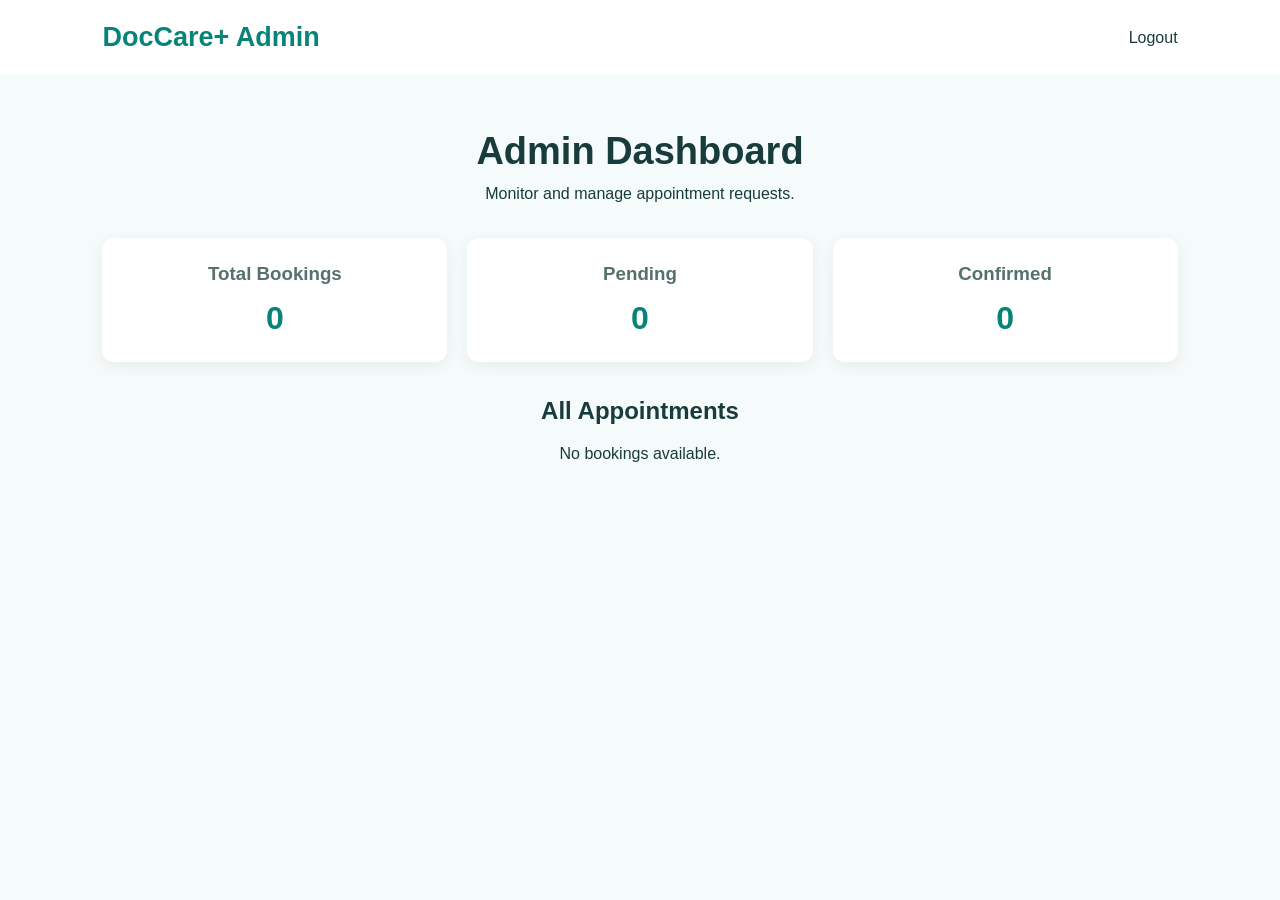
<file: admin-dashboard.html>
<!DOCTYPE html>
<html lang="en">
<head>
    <meta charset="UTF-8">
    <meta name="viewport" content="width=device-width, initial-scale=1.0">
    <title>Admin Dashboard | DocCare+</title>
    <link rel="stylesheet" href="style.css">
</head>
<body>

<header>
    <nav class="navbar">
        <h2 class="logo">DocCare+ Admin</h2>
        <a href="index.html">Logout</a>
    </nav>
</header>

<section class="doctor-section">
    <h1>Admin Dashboard</h1>
    <p>Monitor and manage appointment requests.</p>

    <div class="dashboard-summary">
        <div class="summary-card">
            <h3>Total Bookings</h3>
            <h2 id="adminTotal">0</h2>
        </div>
        <div class="summary-card">
            <h3>Pending</h3>
            <h2 id="adminPending">0</h2>
        </div>
        <div class="summary-card">
            <h3>Confirmed</h3>
            <h2 id="adminConfirmed">0</h2>
        </div>
    </div>

    <h2 class="dashboard-heading">All Appointments</h2>
    <div id="adminAppointments"></div>
</section>

<script src="script.js"></script>
</body>
</html>
</file>
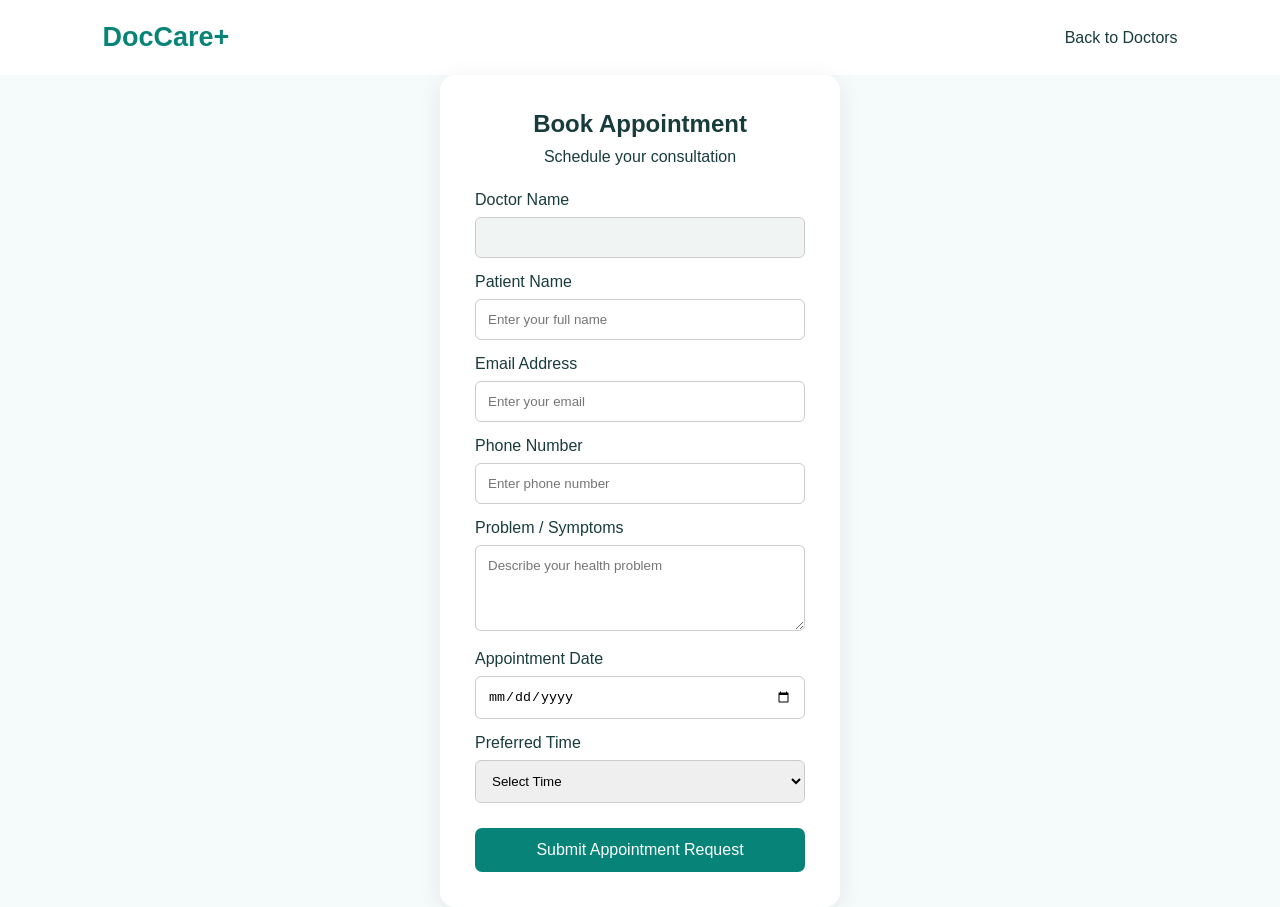
<file: booking.html>
<!DOCTYPE html>
<html lang="en">
<head>
    <meta charset="UTF-8">
    <meta name="viewport" content="width=device-width, initial-scale=1.0">
    <title>Book Appointment | DocCare+</title>
    <link rel="stylesheet" href="style.css">
</head>
<body>

    <header>
        <nav class="navbar">
            <h2 class="logo">DocCare+</h2>
            <a href="doctors.html">Back to Doctors</a>
        </nav>
    </header>

    <section class="login-container">

        <div class="login-box">
            <h1>Book Appointment</h1>
            <p>Schedule your consultation</p>

            <form id="bookingForm">

                <label>Doctor Name</label>
                <input type="text" id="doctorName" readonly required>

                <label>Patient Name</label>
                <input type="text" id="patientName"
                       placeholder="Enter your full name" required>

                <label>Email Address</label>
                <input type="email" id="patientEmail"
                       placeholder="Enter your email" required>

                <label>Phone Number</label>
                <input type="tel" id="patientPhone"
                       placeholder="Enter phone number"
                       pattern="[0-9]{10}" required>

                <label>Problem / Symptoms</label>
                <textarea id="problem"
                          placeholder="Describe your health problem"
                          rows="4" required></textarea>

                <label>Appointment Date</label>
                <input type="date" id="appointmentDate" required>

                <label>Preferred Time</label>
                <select id="appointmentTime" required>
                    <option value="">Select Time</option>
                    <option>10:00 AM</option>
                    <option>11:00 AM</option>
                    <option>12:00 PM</option>
                    <option>01:00 PM</option>
                    <option>02:00 PM</option>
                    <option>03:00 PM</option>
                    <option>04:00 PM</option>
                    <option>05:00 PM</option>
                </select>

                <button type="submit">Submit Appointment Request</button>

            </form>

        </div>

    </section>

    <script src="script.js"></script>

</body>
</html>
</file>
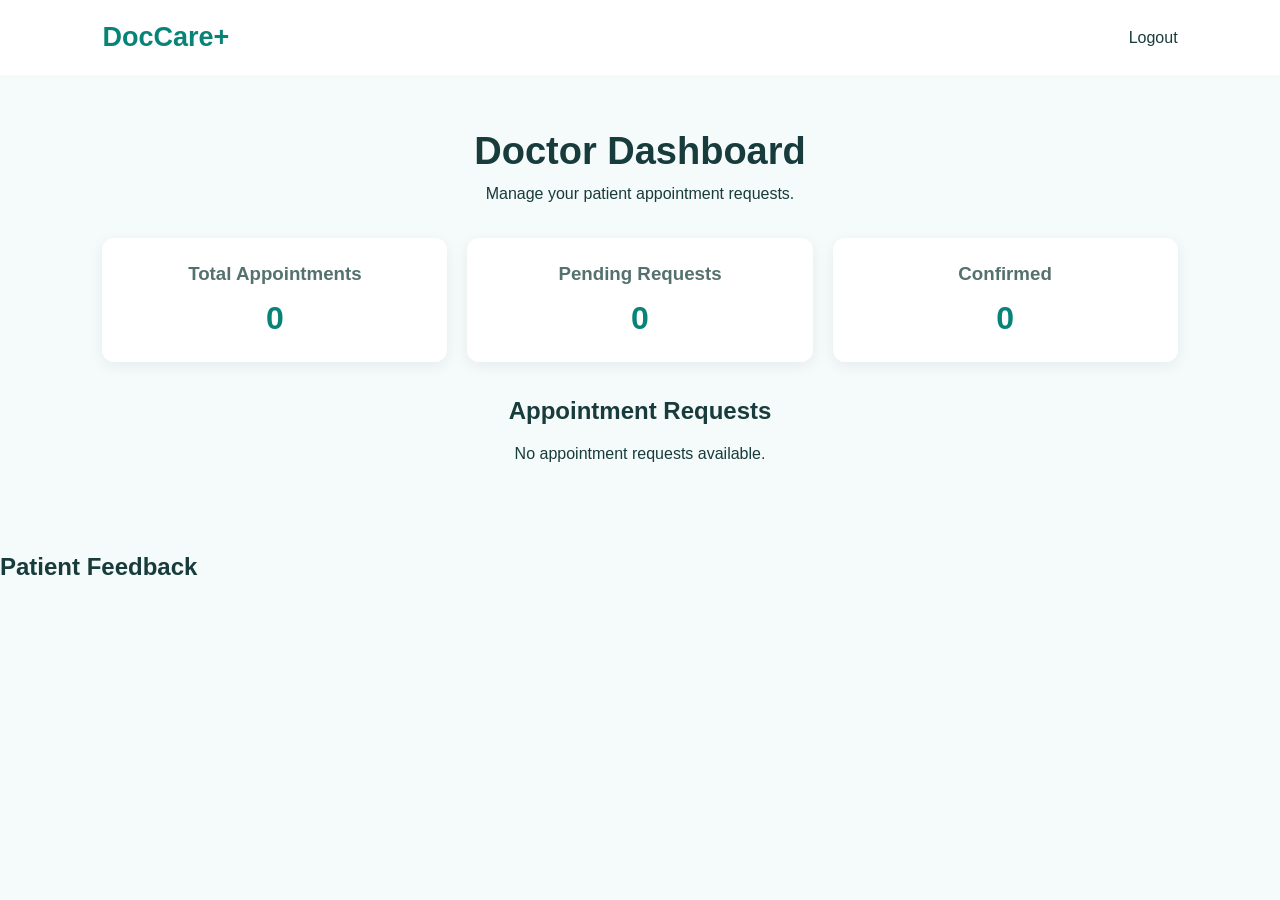
<file: doctor-dashboard.html>
<!DOCTYPE html>
<html lang="en">
<head>
    <meta charset="UTF-8">
    <meta name="viewport" content="width=device-width, initial-scale=1.0">
    <title>Doctor Dashboard | DocCare+</title>
    <link rel="stylesheet" href="style.css">
</head>
<body>

    <header>
        <nav class="navbar">
            <h2 class="logo">DocCare+</h2>
            <a href="index.html">Logout</a>
        </nav>
    </header>

    <section class="doctor-section">

        <h1>Doctor Dashboard</h1>
        <p>Manage your patient appointment requests.</p>

        <div class="dashboard-summary">
            <div class="summary-card">
                <h3>Total Appointments</h3>
                <h2 id="totalAppointments">0</h2>
            </div>

            <div class="summary-card">
                <h3>Pending Requests</h3>
                <h2 id="pendingAppointments">0</h2>
            </div>

            <div class="summary-card">
                <h3>Confirmed</h3>
                <h2 id="confirmedAppointments">0</h2>
            </div>
        </div>

        <h2 class="dashboard-heading">Appointment Requests</h2>

        <div id="doctorAppointments"></div>

    </section>
    <h2 class="dashboard-heading">Patient Feedback</h2>
    <div id="doctorFeedback"></div>

    <script src="script.js"></script>

</body>
</html>
</file>
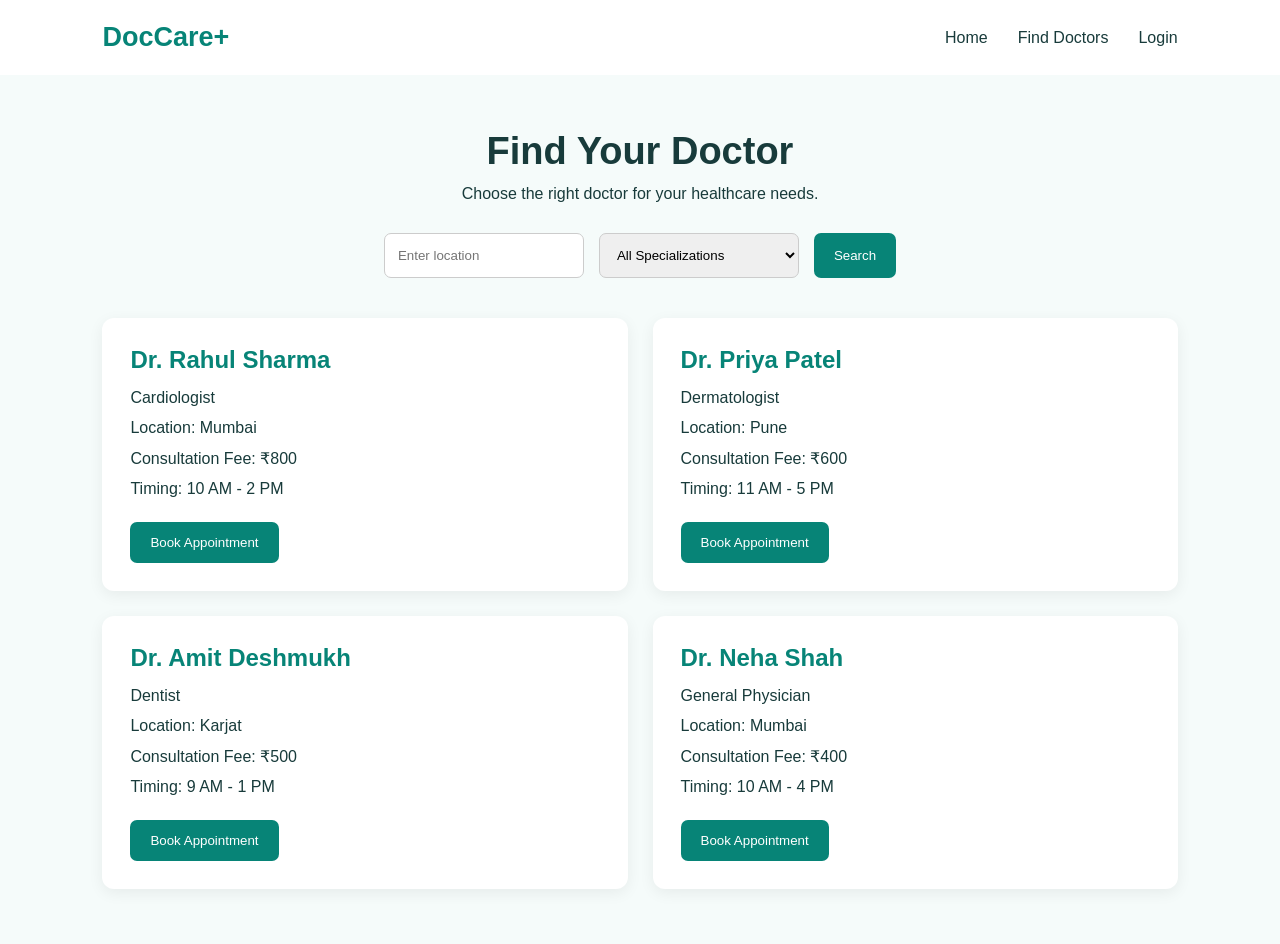
<file: doctors.html>
<!DOCTYPE html>
<html lang="en">
<head>
    <meta charset="UTF-8">
    <meta name="viewport" content="width=device-width, initial-scale=1.0">
    <title>Find Doctors | DocCare+</title>
    <link rel="stylesheet" href="style.css">
</head>
<body>

    <header>
        <nav class="navbar">
            <h2 class="logo">DocCare+</h2>
            <ul>
                <li><a href="index.html">Home</a></li>
                <li><a href="doctors.html">Find Doctors</a></li>
                <li><a href="login.html">Login</a></li>
            </ul>
        </nav>
    </header>

    <section class="doctor-section">

        <h1>Find Your Doctor</h1>
        <p>Choose the right doctor for your healthcare needs.</p>

        <div class="search-box">

            <input type="text" id="searchLocation"
                   placeholder="Enter location">

            <select id="searchSpecialization">
                <option value="">All Specializations</option>
                <option value="Cardiologist">Cardiologist</option>
                <option value="Dermatologist">Dermatologist</option>
                <option value="Dentist">Dentist</option>
                <option value="General Physician">General Physician</option>
                <option value="Neurologist">Neurologist</option>
                <option value="Orthopedic">Orthopedic</option>
                <option value="Pediatrician">Pediatrician</option>
            </select>

            <button onclick="searchDoctors()">Search</button>

        </div>

        <div id="doctorList" class="doctor-container">

            <div class="doctor-card"
                 data-specialization="Cardiologist"
                 data-location="Mumbai">

                <h2>Dr. Rahul Sharma</h2>
                <p>Cardiologist</p>
                <p>Location: Mumbai</p>
                <p>Consultation Fee: ₹800</p>
                <p>Timing: 10 AM - 2 PM</p>
                <button onclick="bookAppointment('Dr. Rahul Sharma')">
                    Book Appointment
                </button>

            </div>

            <div class="doctor-card"
                 data-specialization="Dermatologist"
                 data-location="Pune">

                <h2>Dr. Priya Patel</h2>
                <p>Dermatologist</p>
                <p>Location: Pune</p>
                <p>Consultation Fee: ₹600</p>
                <p>Timing: 11 AM - 5 PM</p>
                <button onclick="bookAppointment('Dr. Priya Patel')">
                    Book Appointment
                </button>

            </div>

            <div class="doctor-card"
                 data-specialization="Dentist"
                 data-location="Karjat">

                <h2>Dr. Amit Deshmukh</h2>
                <p>Dentist</p>
                <p>Location: Karjat</p>
                <p>Consultation Fee: ₹500</p>
                <p>Timing: 9 AM - 1 PM</p>
                <button onclick="bookAppointment('Dr. Amit Deshmukh')">
                    Book Appointment
                </button>

            </div>

            <div class="doctor-card"
                 data-specialization="General Physician"
                 data-location="Mumbai">

                <h2>Dr. Neha Shah</h2>
                <p>General Physician</p>
                <p>Location: Mumbai</p>
                <p>Consultation Fee: ₹400</p>
                <p>Timing: 10 AM - 4 PM</p>
                <button onclick="bookAppointment('Dr. Neha Shah')">
                    Book Appointment
                </button>

            </div>

        </div>

        <p id="noResults" style="display:none;">
            No doctors found matching your search.
        </p>

    </section>

    <script src="script.js"></script>

</body>
</html>
</file>
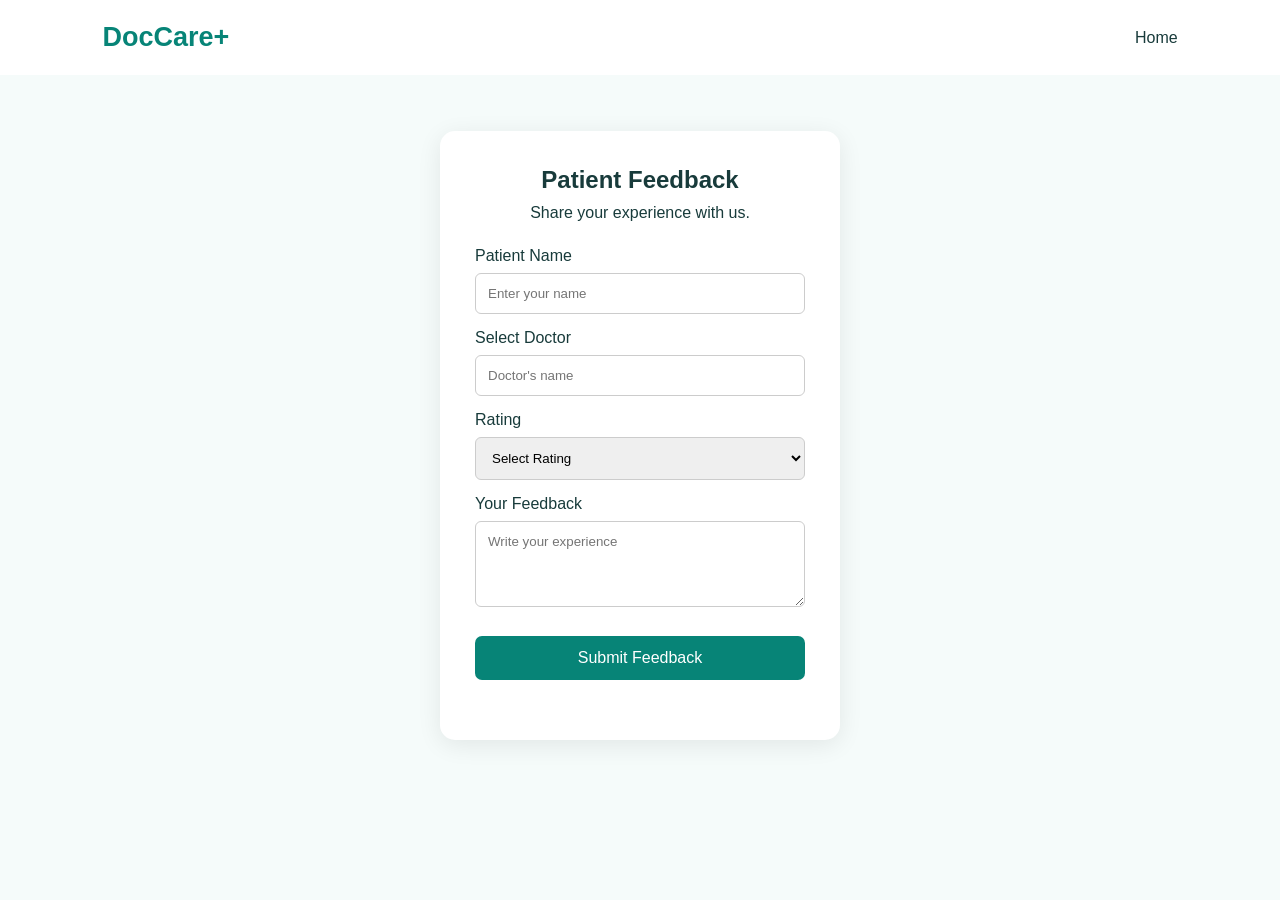
<file: feedback.html>
<!DOCTYPE html>
<html lang="en">
<head>
    <meta charset="UTF-8">
    <meta name="viewport" content="width=device-width, initial-scale=1.0">
    <title>Feedback | DocCare+</title>
    <link rel="stylesheet" href="style.css">
</head>
<body>

<header>
    <nav class="navbar">
        <h2 class="logo">DocCare+</h2>
        <a href="index.html">Home</a>
    </nav>
</header>

<section class="login-container">
    <div class="login-box">
        <h1>Patient Feedback</h1>
        <p>Share your experience with us.</p>

        <form id="feedbackForm">

            <label>Patient Name</label>
            <input type="text" id="feedbackName"
                   placeholder="Enter your name" required>

            <label>Select Doctor</label>
            <input type="text" id="feedbackDoctor"
                   placeholder="Doctor's name" required>

            <label>Rating</label>
            <select id="rating" required>
                <option value="">Select Rating</option>
                <option value="5">5 - Excellent</option>
                <option value="4">4 - Very Good</option>
                <option value="3">3 - Good</option>
                <option value="2">2 - Average</option>
                <option value="1">1 - Poor</option>
            </select>

            <label>Your Feedback</label>
            <textarea id="feedbackMessage"
                      rows="4" required
                      placeholder="Write your experience"></textarea>

            <button type="submit">Submit Feedback</button>
        </form>

        <p id="feedbackMessageStatus"></p>
    </div>
</section>

<script src="script.js"></script>
</body>
</html>
</file>
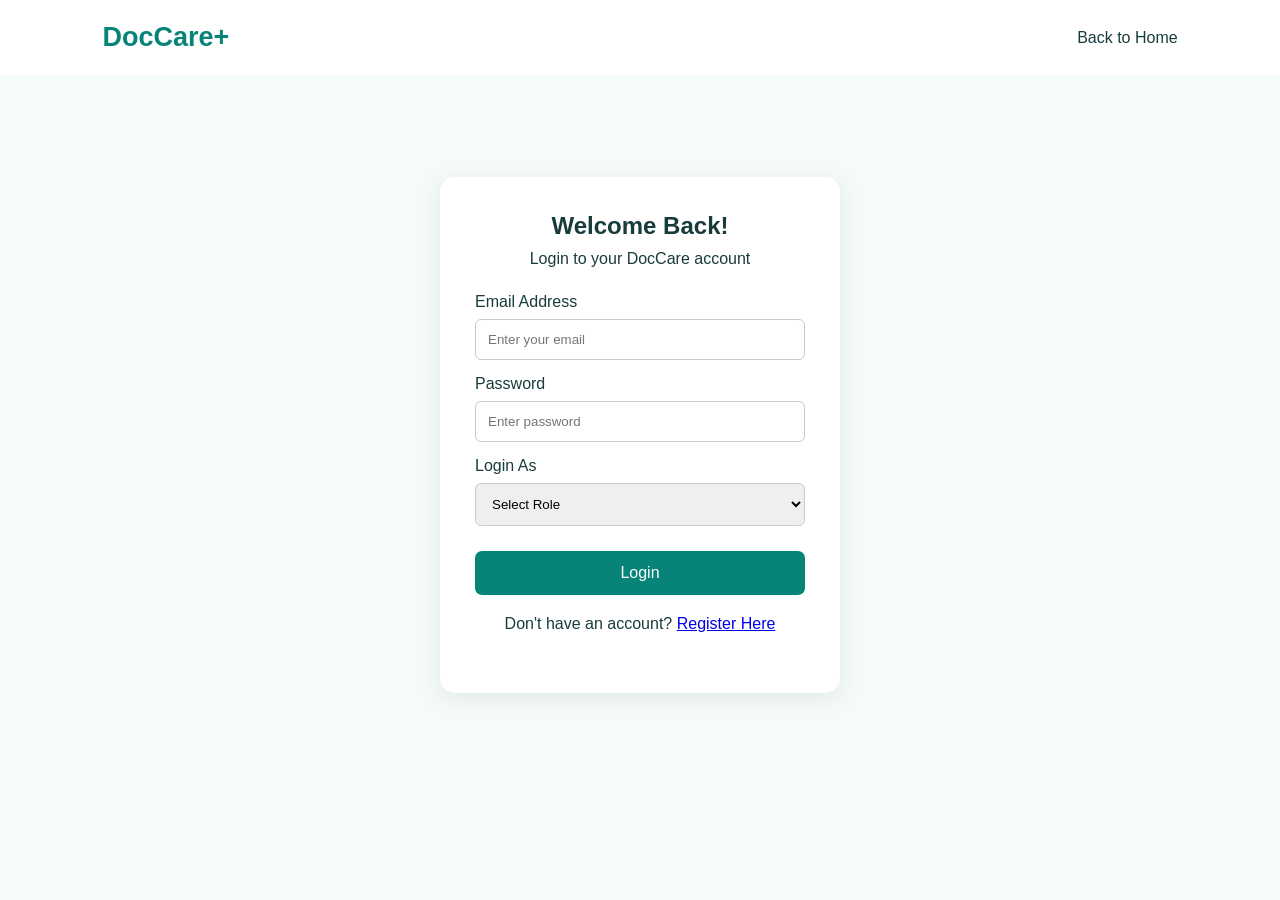
<file: login.html>
<!DOCTYPE html>
<html lang="en">
<head>
    <meta charset="UTF-8">
    <meta name="viewport" content="width=device-width, initial-scale=1.0">
    <title>Login | DocCare+</title>
    <link rel="stylesheet" href="style.css">
</head>
<body>

    <header>
        <nav class="navbar">
            <h2 class="logo">DocCare+</h2>
            <a href="index.html">Back to Home</a>
        </nav>
    </header>

    <section class="login-container">

        <div class="login-box">
            <h1>Welcome Back!</h1>
            <p>Login to your DocCare account</p>

            <form id="loginForm">

                <label>Email Address</label>
                <input type="email" id="email" placeholder="Enter your email" required>

                <label>Password</label>
                <input type="password" id="password" placeholder="Enter password" required>

                <label>Login As</label>
                <select id="role" required>
                    <option value="">Select Role</option>
                    <option value="patient">Patient</option>
                    <option value="doctor">Doctor</option>
                </select>

                <button type="submit">Login</button>

            </form>

            <p class="signup">
                Don't have an account?
                <a href="register.html">Register Here</a>
            </p>

        </div>

    </section>

    <script src="script.js"></script>

</body>
</html>
</file>
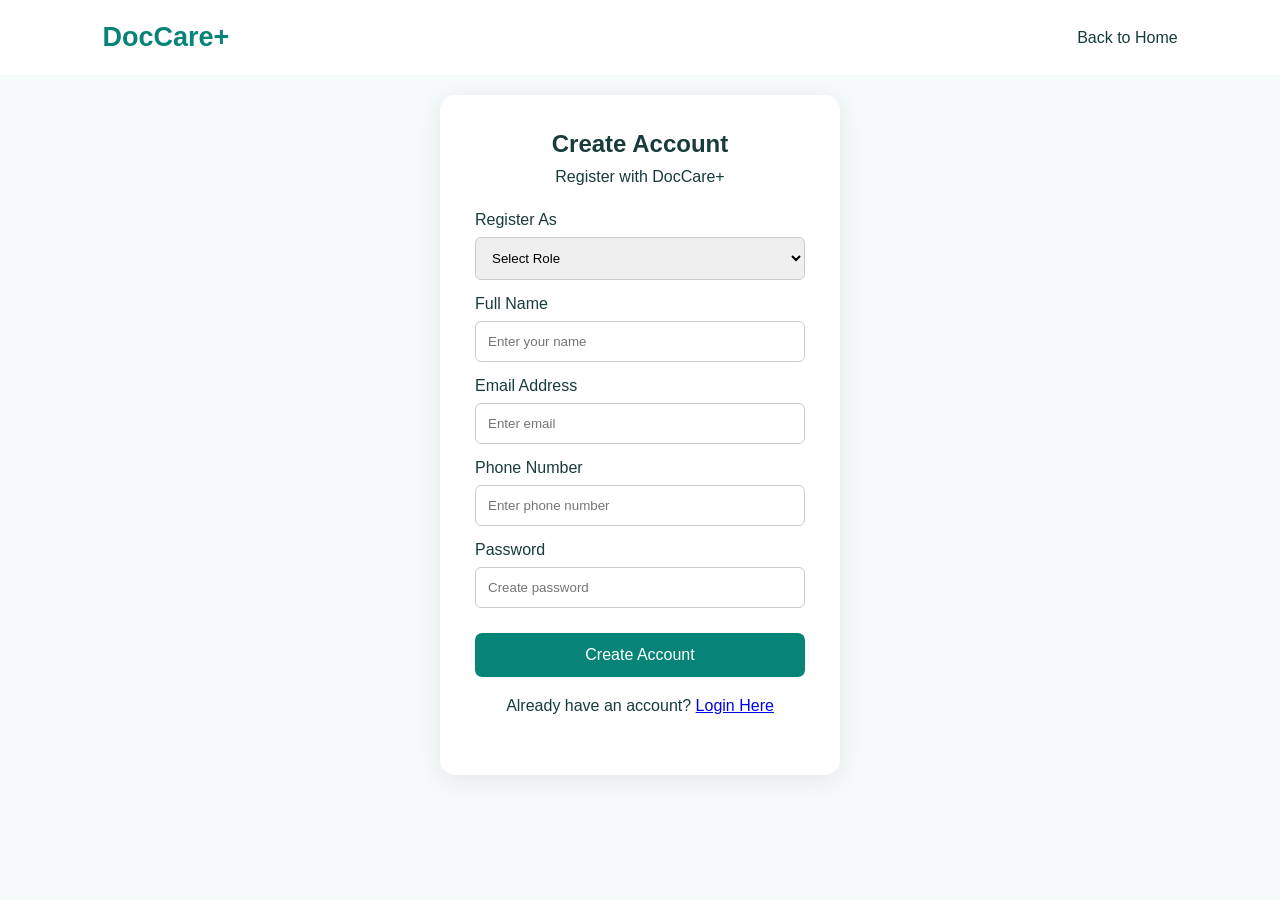
<file: register.html>
<!DOCTYPE html>
<html lang="en">
<head>
    <meta charset="UTF-8">
    <meta name="viewport" content="width=device-width, initial-scale=1.0">
    <title>Register | DocCare+</title>
    <link rel="stylesheet" href="style.css">
</head>
<body>

    <header>
        <nav class="navbar">
            <h2 class="logo">DocCare+</h2>
            <a href="index.html">Back to Home</a>
        </nav>
    </header>

    <section class="login-container">

        <div class="login-box">
            <h1>Create Account</h1>
            <p>Register with DocCare+</p>

            <form id="registerForm">

                <label>Register As</label>
                <select id="registerRole" required>
                    <option value="">Select Role</option>
                    <option value="patient">Patient</option>
                    <option value="doctor">Doctor</option>
                </select>

                <label>Full Name</label>
                <input type="text" id="name" placeholder="Enter your name" required>

                <label>Email Address</label>
                <input type="email" id="registerEmail" placeholder="Enter email" required>

                <label>Phone Number</label>
                <input type="tel" id="phone" placeholder="Enter phone number" required>

                <div id="doctorFields" style="display:none;">

                    <label>Specialization</label>
                    <select id="specialization">
                        <option value="">Select Specialization</option>
                        <option>Cardiologist</option>
                        <option>Dermatologist</option>
                        <option>Dentist</option>
                        <option>General Physician</option>
                        <option>Neurologist</option>
                        <option>Orthopedic</option>
                        <option>Pediatrician</option>
                    </select>

                    <label>Consultation Fee (₹)</label>
                    <input type="number" id="fee" placeholder="Enter consultation fee">

                    <label>Clinic Location</label>
                    <input type="text" id="location" placeholder="Enter clinic location">

                    <label>Available Timings</label>
                    <input type="text" id="timings" placeholder="e.g. 10 AM - 5 PM">

                </div>

                <label>Password</label>
                <input type="password" id="registerPassword" placeholder="Create password" required>

                <button type="submit">Create Account</button>

            </form>

            <p class="signup">
                Already have an account?
                <a href="login.html">Login Here</a>
            </p>

        </div>

    </section>

    <script src="script.js"></script>

</body>
</html>
</file>
<file: style.css>
* {
    margin: 0;
    padding: 0;
    box-sizing: border-box;
}

body {
    font-family: Arial, sans-serif;
    background: #f5fbfa;
    color: #183b3b;
}

/* Navigation */

.navbar {
    display: flex;
    justify-content: space-between;
    align-items: center;
    padding: 22px 8%;
    background: white;
}

.logo {
    color: #078477;
    font-size: 27px;
}

.navbar ul {
    display: flex;
    list-style: none;
    gap: 30px;
}

.navbar a {
    text-decoration: none;
    color: #183b3b;
}

.nav-buttons {
    display: flex;
    gap: 20px;
    align-items: center;
}

.register, .btn {
    background: #078477;
    color: white !important;
    padding: 12px 22px;
    border-radius: 7px;
}

/* Hero Section */

.hero {
    display: flex;
    align-items: center;
    justify-content: space-between;
    padding: 65px 10%;
    gap: 40px;
}

.hero-content {
    max-width: 500px;
}

.hero-content h1 {
    font-size: 55px;
    margin-bottom: 20px;
}

.hero-content p {
    font-size: 18px;
    line-height: 1.7;
    margin-bottom: 30px;
}

.hero-image img {
    width: 400px;
    border-radius: 20px;
}

/* Services */

.services {
    padding: 60px 10%;
    text-align: center;
}

.services h2 {
    font-size: 32px;
    margin-bottom: 35px;
}

.service-container {
    display: flex;
    gap: 25px;
}

.service-card {
    background: white;
    padding: 35px 20px;
    border-radius: 12px;
    flex: 1;
    box-shadow: 0 4px 15px #00000010;
}

.service-card h3 {
    color: #078477;
    margin-bottom: 15px;
}

.service-card p {
    line-height: 1.6;
}

/* Footer */

footer {
    background: #183b3b;
    color: white;
    text-align: center;
    padding: 22px;
}


/* Login Page */

.login-container {
    min-height: 80vh;
    display: flex;
    justify-content: center;
    align-items: center;
}

.login-box {
    background: white;
    width: 400px;
    padding: 35px;
    border-radius: 15px;
    box-shadow: 0 5px 25px #00000015;
}

.login-box h1 {
    text-align: center;
    margin-bottom: 10px;
}

.login-box > p {
    text-align: center;
    margin-bottom: 25px;
}

.login-box label {
    display: block;
    margin: 15px 0 8px;
}

.login-box input,
.login-box select {
    width: 100%;
    padding: 12px;
    border: 1px solid #ccc;
    border-radius: 6px;
}

.login-box button {
    width: 100%;
    padding: 13px;
    margin-top: 25px;
    background: #078477;
    color: white;
    border: none;
    border-radius: 7px;
    cursor: pointer;
    font-size: 16px;
}

.signup {
    margin-top: 20px;
}

/* Find Doctors Page */

.doctor-section {
    padding: 55px 8%;
    text-align: center;
}

.doctor-section h1 {
    font-size: 38px;
    margin-bottom: 12px;
}

.doctor-section > p {
    margin-bottom: 30px;
}

.search-box {
    display: flex;
    justify-content: center;
    gap: 15px;
    margin-bottom: 40px;
}

.search-box input,
.search-box select {
    padding: 13px;
    border: 1px solid #ccc;
    border-radius: 7px;
    min-width: 200px;
}

.search-box button,
.doctor-card button {
    background: #078477;
    color: white;
    border: none;
    padding: 13px 20px;
    border-radius: 7px;
    cursor: pointer;
}

.doctor-container {
    display: grid;
    grid-template-columns: repeat(2, 1fr);
    gap: 25px;
    text-align: left;
}

.doctor-card {
    background: white;
    padding: 28px;
    border-radius: 12px;
    box-shadow: 0 4px 15px #00000010;
}

.doctor-card h2 {
    color: #078477;
    margin-bottom: 15px;
}

.doctor-card p {
    margin-bottom: 12px;
}

.doctor-card button {
    margin-top: 12px;
}

@media (max-width: 650px) {
    .doctor-container {
        grid-template-columns: 1fr;
    }

    .search-box {
        flex-direction: column;
    }
}


/* Appointment Booking */

.login-box textarea {
    width: 100%;
    padding: 12px;
    border: 1px solid #ccc;
    border-radius: 6px;
    font-family: Arial, sans-serif;
    resize: vertical;
}

.login-box input:focus,
.login-box select:focus,
.login-box textarea:focus {
    outline: none;
    border-color: #078477;
}

.login-box input:read-only {
    background: #f0f5f4;
}


/* Doctor Dashboard */

.dashboard-summary {
    display: grid;
    grid-template-columns: repeat(3, 1fr);
    gap: 20px;
    margin: 35px 0;
}

.summary-card {
    background: white;
    padding: 25px;
    border-radius: 12px;
    box-shadow: 0 4px 15px #00000010;
}

.summary-card h3 {
    color: #55716e;
    margin-bottom: 15px;
}

.summary-card h2 {
    color: #078477;
    font-size: 32px;
}

.dashboard-heading {
    margin: 35px 0 20px;
}

.appointment-card {
    background: white;
    padding: 25px;
    margin-bottom: 20px;
    border-radius: 12px;
    box-shadow: 0 4px 15px #00000010;
    text-align: left;
}

.appointment-card h2 {
    color: #078477;
    margin-bottom: 15px;
}

.appointment-card p {
    margin-bottom: 10px;
}

.accept-btn {
    background: #078477;
    color: white;
}

.reject-btn {
    background: #d9534f;
    color: white;
}

.accept-btn, .reject-btn {
    border: none;
    padding: 10px 20px;
    border-radius: 6px;
    margin: 12px 8px 0 0;
    cursor: pointer;
}

@media(max-width: 650px) {
    .dashboard-summary {
        grid-template-columns: 1fr;
    }
}
</file>
